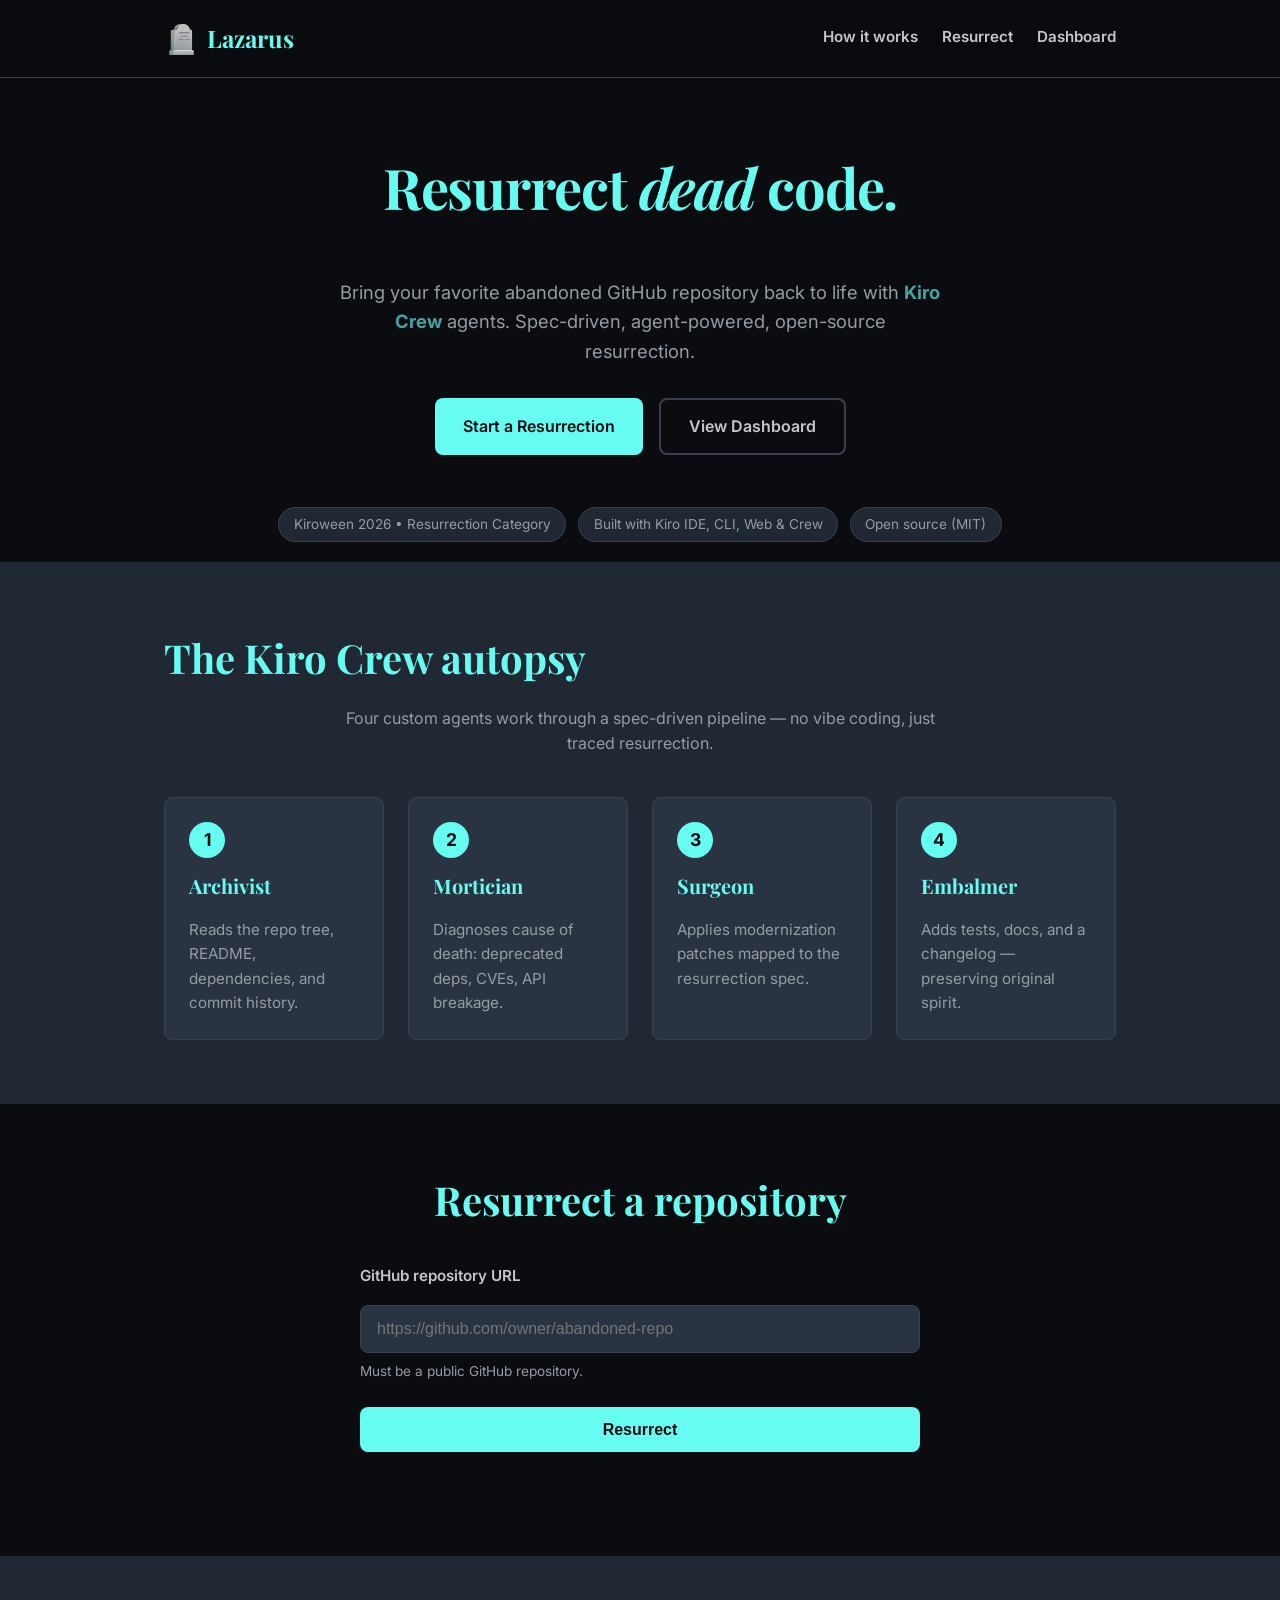
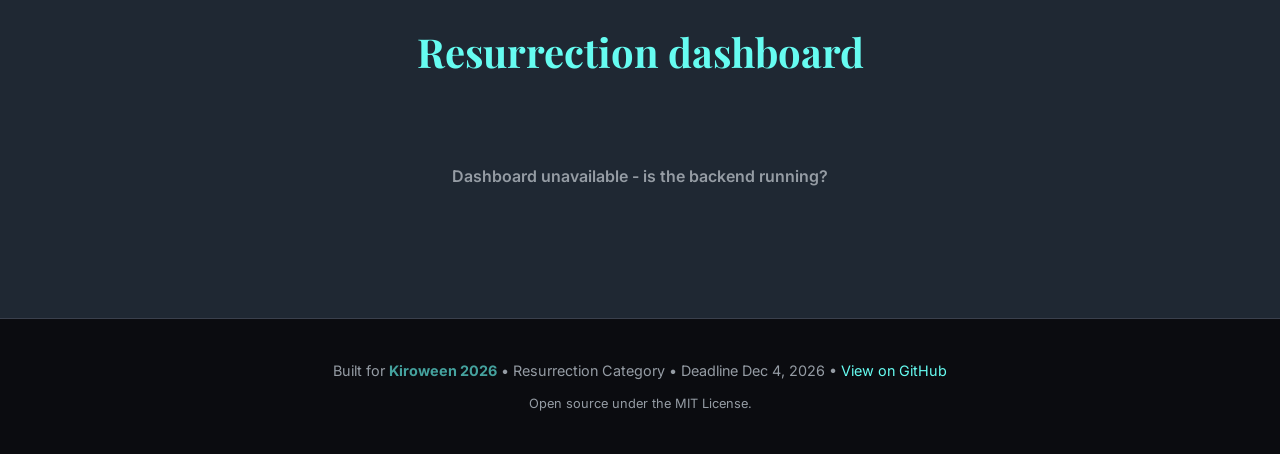
<file: frontend/index.html>
<!doctype html>
<html lang="en">
<head>
  <meta charset="utf-8" />
  <meta name="viewport" content="width=device-width, initial-scale=1" />
  <title>Lazarus — Resurrect Dead Code</title>
  <meta name="description" content="Kiroween 2026 Resurrection Category — bring dead GitHub repositories back to life with Kiro Crew agents." />
  <link rel="preconnect" href="https://fonts.googleapis.com" />
  <link rel="preconnect" href="https://fonts.gstatic.com" crossorigin />
  <link href="https://fonts.googleapis.com/css2?family=Playfair+Display:wght@600;700&family=Inter:wght@400;600&display=swap" rel="stylesheet" />
  <link rel="stylesheet" href="style.css" />
</head>
<body>
  <a class="skip-link" href="#main">Skip to content</a>

  <header class="site-header">
    <div class="container header-inner">
      <div class="brand">
        <span class="brand-mark">🪦</span>
        <span class="brand-name">Lazarus</span>
      </div>
      <nav class="nav">
        <a href="#how-it-works">How it works</a>
        <a href="#resurrect">Resurrect</a>
        <a href="#dashboard">Dashboard</a>
      </nav>
    </div>
  </header>

  <section class="hero" id="hero">
    <div class="container hero-inner">
      <h1>Resurrect <em>dead</em> code.</h1>
      <p class="subtitle">
        Bring your favorite abandoned GitHub repository back to life with
        <strong>Kiro Crew</strong> agents. Spec-driven, agent-powered,
        open-source resurrection.
      </p>
      <div class="hero-actions">
        <a class="btn btn-primary" href="#resurrect">Start a Resurrection</a>
        <a class="btn btn-outline" href="#dashboard">View Dashboard</a>
      </div>
    </div>
  </section>

  <section class="category-badge" aria-label="Hackathon category">
    <div class="container">
      <span class="badge">Kiroween 2026 &bull; Resurrection Category</span>
      <span class="badge">Built with Kiro IDE, CLI, Web &amp; Crew</span>
      <span class="badge">Open source (MIT)</span>
    </div>
  </section>

  <section class="how-it-works" id="how-it-works">
    <div class="container">
      <h2>The Kiro Crew autopsy</h2>
      <p class="intro">
        Four custom agents work through a spec-driven pipeline — no vibe
        coding, just traced resurrection.
      </p>
      <div class="steps" aria-label="Resurrection steps">
        <div class="step">
          <span class="step-number">1</span>
          <h3>Archivist</h3>
          <p>Reads the repo tree, README, dependencies, and commit history.</p>
        </div>
        <div class="step">
          <span class="step-number">2</span>
          <h3>Mortician</h3>
          <p>Diagnoses cause of death: deprecated deps, CVEs, API breakage.</p>
        </div>
        <div class="step">
          <span class="step-number">3</span>
          <h3>Surgeon</h3>
          <p>Applies modernization patches mapped to the resurrection spec.</p>
        </div>
        <div class="step">
          <span class="step-number">4</span>
          <h3>Embalmer</h3>
          <p>Adds tests, docs, and a changelog — preserving original spirit.</p>
        </div>
      </div>
    </div>
  </section>

  <section class="resurrect" id="resurrect">
    <div class="container">
      <h2>Resurrect a repository</h2>
      <form id="resurrect-form" novalidate>
        <label for="repo-url">GitHub repository URL</label>
        <input
          type="url"
          id="repo-url"
          name="repo-url"
          placeholder="https://github.com/owner/abandoned-repo"
          required
          aria-describedby="url-hint"
        />
        <span id="url-hint" class="hint">Must be a public GitHub repository.</span>
        <button type="submit" class="btn btn-primary" id="submit-btn">Resurrect</button>
      </form>
      <div id="form-message" role="status" aria-live="polite"></div>
    </div>
  </section>

  <section class="dashboard" id="dashboard">
    <div class="container">
      <h2>Resurrection dashboard</h2>
      <div class="dashboard-grid" id="dashboard-grid">
        <!-- Resurrection cards injected here by app.js -->
      </div>
    </div>
  </section>

  <footer class="site-footer">
    <div class="container footer-inner">
      <p>
        Built for <strong>Kiroween 2026</strong> &bull; Resurrection Category
        &bull; Deadline Dec 4, 2026 &bull;
        <a href="https://github.com/YOUR_USERNAME/lazarus">View on GitHub</a>
      </p>
      <p class="small">Open source under the MIT License.</p>
    </div>
  </footer>

  <script src="app.js" type="module"></script>
</body>
</html>
</file>
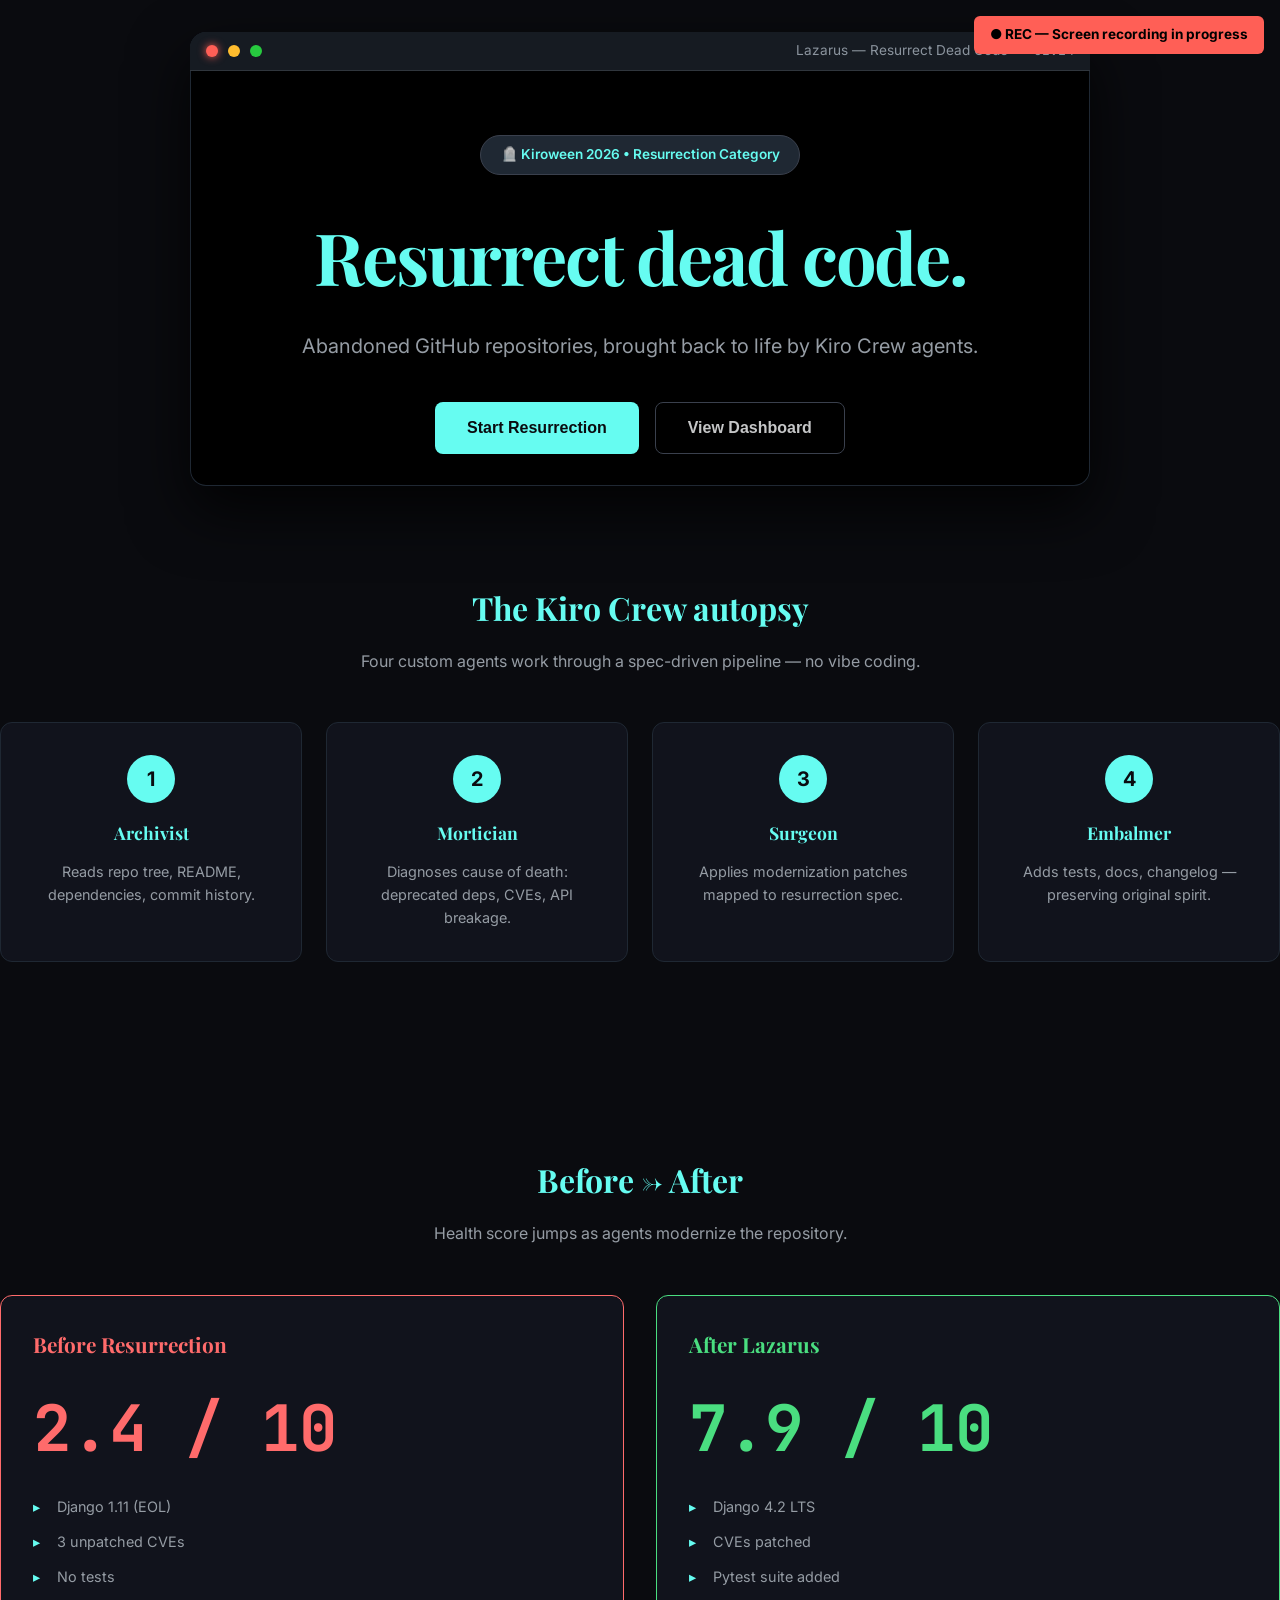
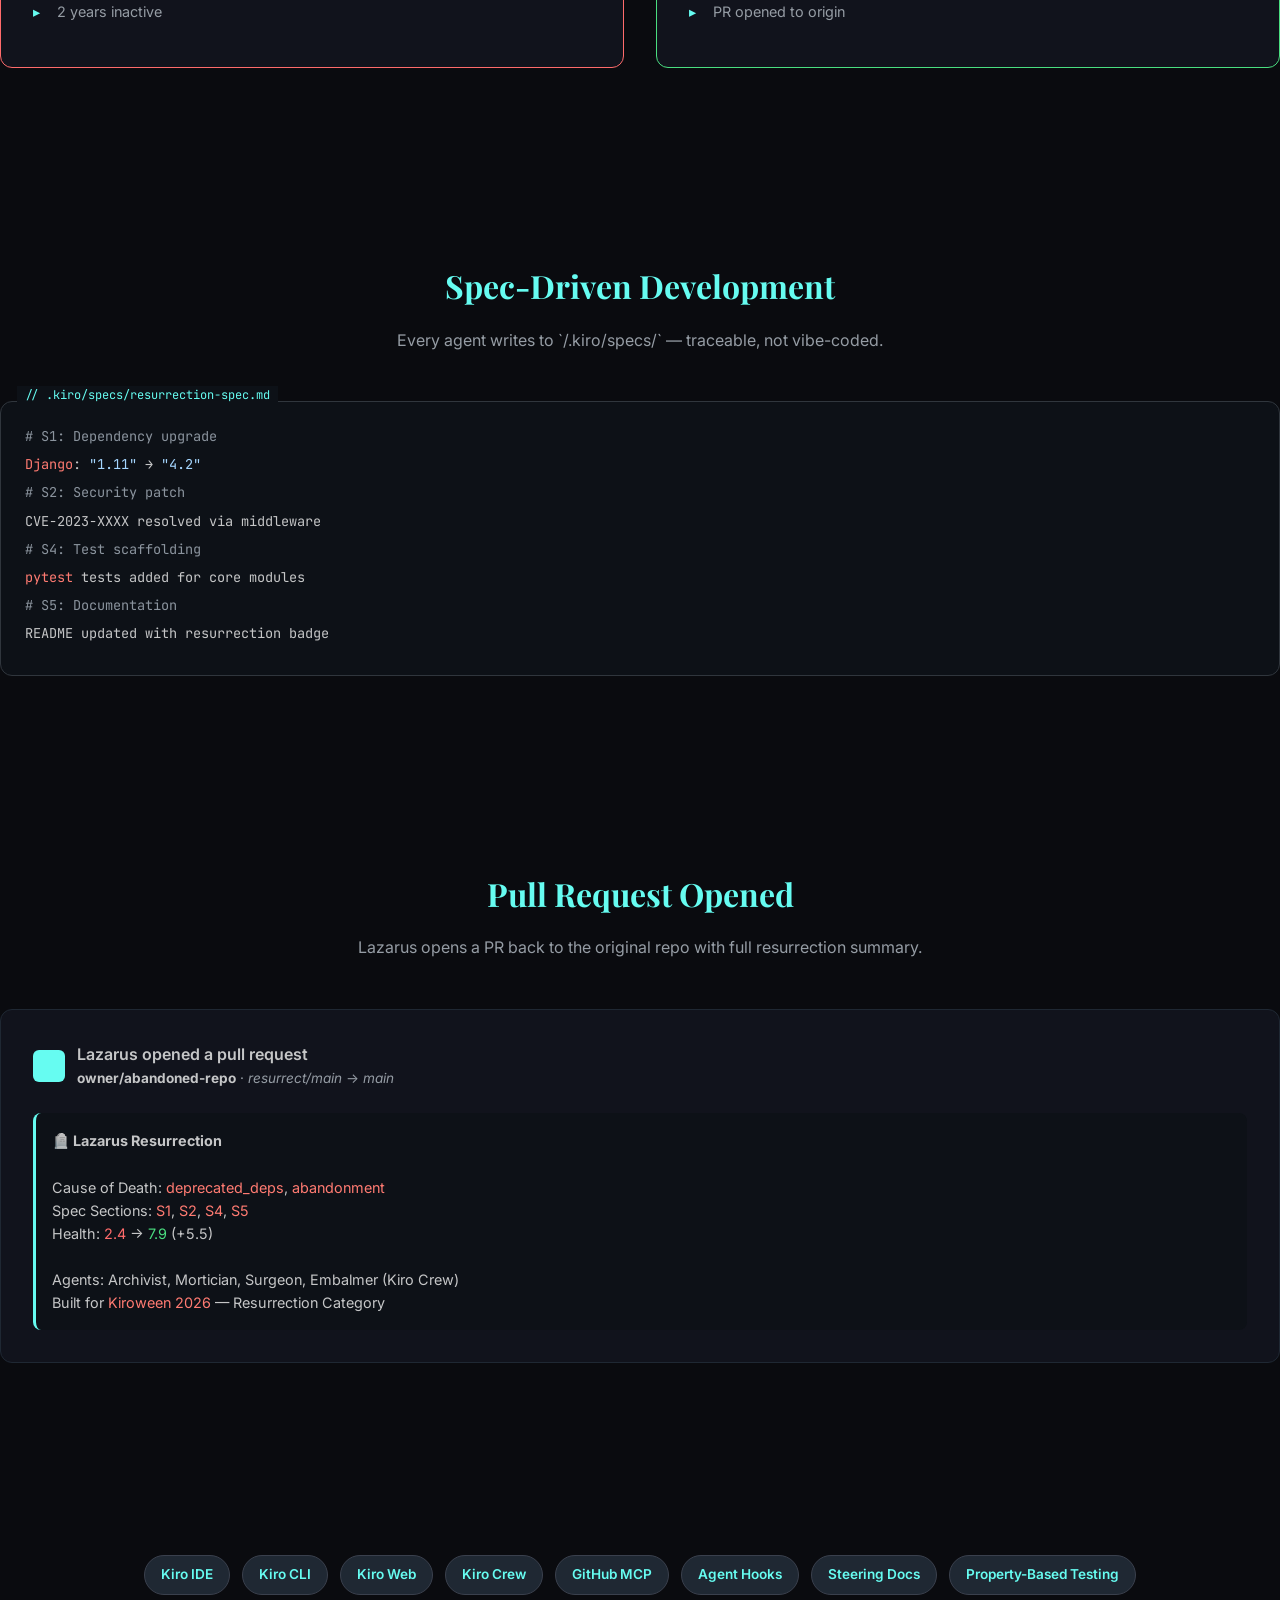
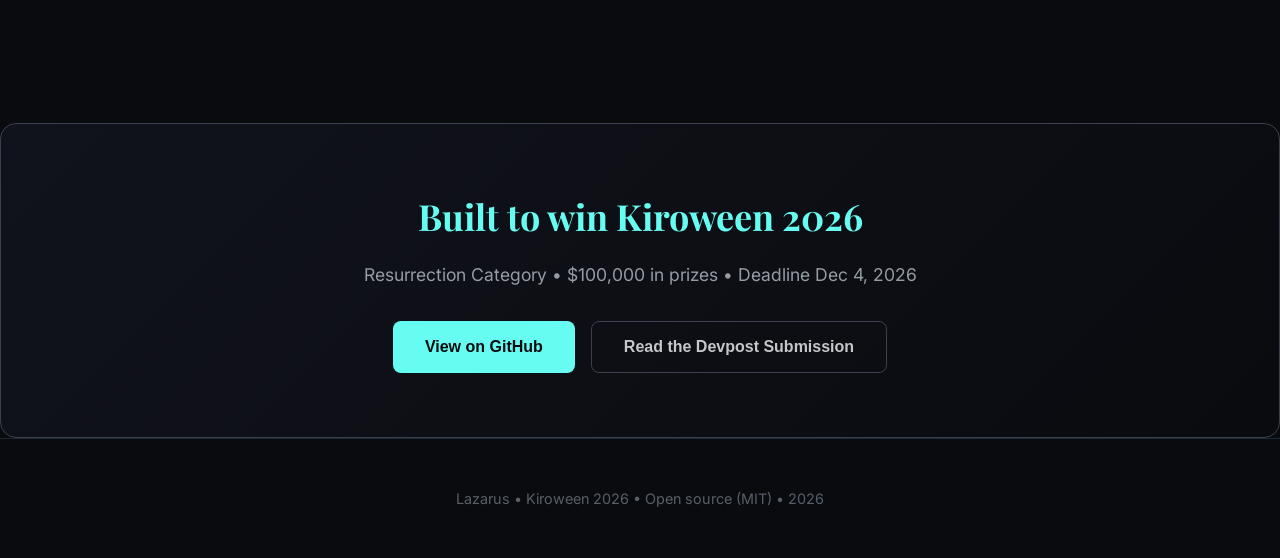
<file: demo-showcase.html>
<!doctype html>
<html lang="en">
<head>
  <meta charset="utf-8" />
  <meta name="viewport" content="width=device-width, initial-scale=1" />
  <title>Lazarus — Demo Showcase | Kiroween 2026</title>
  <link rel="preconnect" href="https://fonts.googleapis.com" />
  <link rel="preconnect" href="https://fonts.gstatic.com" crossorigin />
  <link href="https://fonts.googleapis.com/css2?family=Playfair+Display:wght@600;700;900&family=Inter:wght@400;500;600&family=JetBrains+Mono:wght@400;500&display=swap" rel="stylesheet" />
  <style>
    * { box-sizing: border-box; margin: 0; padding: 0; }
    html { scroll-behavior: smooth; }
    body {
      background: #0a0b0f;
      color: #c5c6c7;
      font-family: "Inter", system-ui, -apple-system, sans-serif;
      line-height: 1.6;
      overflow-x: hidden;
    }
    a { color: #66fcf1; text-decoration: none; }
    h1,h2,h3 { font-family: "Playfair Display", Georgia, serif; color: #66fcf1; }
    .container { max-width: 1100px; margin: 0 auto; padding: 0 2rem; }

    /* ============ RECORDER FRAME ============ */
    .recorder-frame {
      position: relative;
      margin: 2rem auto;
      background: #000;
      border-radius: 16px;
      box-shadow: 0 25px 60px rgba(0,0,0,0.8), inset 0 0 0 1px #1f2833;
      overflow: hidden;
      max-width: 900px;
    }
    .recorder-chrome {
      background: #161b22;
      border-bottom: 1px solid #30363d;
      padding: 8px 16px;
      display: flex;
      align-items: center;
      gap: 10px;
    }
    .dot { width: 12px; height: 12px; border-radius: 50%; }
    .dot.red { background: #ff5f56; box-shadow: 0 0 8px #ff5f56; }
    .dot.yellow { background: #ffbd2e; }
    .dot.green { background: #27ca3f; }
    .rec-title { font-size: 0.85rem; color: #8b949e; font-family: "Inter", sans-serif; margin-left: auto; }
    .rec-time { font-size: 0.8rem; color: #8b949e; font-family: "JetBrains Mono", monospace; margin-left: 1rem; }

    /* ============ HERO ============ */
    .hero {
      padding: 6rem 0 3rem;
      text-align: center;
    }
    .hero .badge {
      display: inline-flex;
      align-items: center;
      gap: 0.5rem;
      background: #1f2833;
      border: 1px solid #3a404d;
      color: #66fcf1;
      padding: 0.5rem 1.2rem;
      border-radius: 999px;
      font-size: 0.85rem;
      font-weight: 600;
      margin-bottom: 1.5rem;
    }
    .hero h1 { font-size: clamp(2.5rem, 6vw, 4.5rem); margin-bottom: 1rem; letter-spacing: -0.03em; }
    .hero p { font-size: 1.25rem; color: #959ca4; max-width: 700px; margin: 0 auto 2.5rem; }
    .hero-actions { display: flex; gap: 1rem; justify-content: center; flex-wrap: wrap; }
    .btn {
      padding: 1rem 2rem;
      border-radius: 8px;
      font-weight: 600;
      font-size: 1rem;
      cursor: pointer;
      border: none;
      transition: all 0.2s;
      display: inline-flex;
      align-items: center;
      gap: 0.5rem;
    }
    .btn-primary { background: #66fcf1; color: #0a0b0f; }
    .btn-primary:hover { background: #88ffe8; transform: translateY(-2px); }
    .btn-ghost { background: transparent; color: #c5c6c7; border: 1px solid #3a404d; }
    .btn-ghost:hover { border-color: #66fcf1; color: #66fcf1; }

    /* ============ SHOWCASE SECTIONS ============ */
    .showcase { padding: 4rem 0; }
    .showcase h2 { font-size: 2rem; margin-bottom: 1rem; text-align: center; }
    .showcase p.subtitle { text-align: center; color: #959ca4; margin-bottom: 3rem; }

    /* Step cards */
    .steps-grid {
      display: grid;
      grid-template-columns: repeat(auto-fit, minmax(240px, 1fr));
      gap: 1.5rem;
      margin-bottom: 4rem;
    }
    .step-card {
      background: #11131c;
      border: 1px solid #1f2833;
      border-radius: 12px;
      padding: 2rem 1.5rem;
      text-align: center;
      transition: border-color 0.2s;
    }
    .step-card:hover { border-color: #66fcf1; }
    .step-num {
      width: 3rem; height: 3rem;
      background: #66fcf1; color: #0a0b0f;
      border-radius: 50%; display: inline-flex;
      align-items: center; justify-content: center;
      font-weight: 700; font-size: 1.25rem; margin-bottom: 1rem;
    }
    .step-card h3 { margin-bottom: 0.75rem; font-size: 1.1rem; }
    .step-card p { font-size: 0.9rem; color: #959ca4; }

    /* Before/After */
    .comparison {
      display: grid;
      grid-template-columns: 1fr 1fr;
      gap: 2rem;
      margin-bottom: 4rem;
      align-items: start;
    }
    .comp-card {
      background: #11131c;
      border: 1px solid #1f2833;
      border-radius: 12px;
      padding: 2rem;
    }
    .comp-card.before { border-color: #ff6b6b; }
    .comp-card.after { border-color: #4ade80; }
    .comp-card h3 { font-size: 1.3rem; margin-bottom: 1rem; }
    .comp-card.before h3 { color: #ff6b6b; }
    .comp-card.after h3 { color: #4ade80; }
    .health-big { font-size: 4rem; font-family: "JetBrains Mono", monospace; font-weight: 700; margin: 1rem 0; }
    .health-big.before { color: #ff6b6b; }
    .health-big.after { color: #4ade80; }
    .comp-card ul { list-style: none; color: #959ca4; font-size: 0.9rem; }
    .comp-card ul li { margin-bottom: 0.75rem; padding-left: 1.5rem; position: relative; }
    .comp-card ul li::before { content: "▸"; position: absolute; left: 0; color: #66fcf1; }

    /* Code block */
    .code-block {
      background: #0d1117;
      border: 1px solid #30363d;
      border-radius: 12px;
      padding: 1.5rem;
      margin-bottom: 4rem;
      font-family: "JetBrains Mono", monospace;
      font-size: 0.85rem;
      position: relative;
    }
    .code-block::before {
      content: "// .kiro/specs/resurrection-spec.md";
      position: absolute; top: -1rem; left: 1rem;
      background: #0d1117; padding: 0 0.5rem; font-size: 0.75rem; color: #66fcf1;
    }
    .code-line { margin-bottom: 0.4rem; }
    .kw { color: #ff7b72; } .str { color: #a5d6ff; } .cmt { color: #8b949e; }

    /* PR preview */
    .pr-preview {
      background: #11131c;
      border: 1px solid #1f2833;
      border-radius: 12px;
      padding: 2rem;
      margin-bottom: 4rem;
    }
    .pr-header {
      display: flex; gap: 0.75rem; align-items: center; margin-bottom: 1.5rem;
    }
    .pr-avatar { width: 32px; height: 32px; background: #66fcf1; border-radius: 6px; }
    .pr-meta { font-size: 0.85rem; color: #959ca4; }
    .pr-meta strong { color: #c5c6c7; }
    .pr-body { font-size: 0.9rem; color: #c5c6c7; background: #0d1117; padding: 1rem; border-radius: 8px; border-left: 3px solid #66fcf1; }

    /* Kiro stack */
    .stack {
      display: flex; flex-wrap: wrap; gap: 0.75rem;
      justify-content: center; margin-bottom: 4rem;
    }
    .stack-pill {
      background: #1f2833; border: 1px solid #3a404d; color: #66fcf1;
      padding: 0.5rem 1rem; border-radius: 999px; font-size: 0.85rem; font-weight: 600;
    }

    /* CTA */
    .cta {
      background: linear-gradient(135deg, #11131c 0%, #0a0b0f 100%);
      border: 1px solid #3a404d; border-radius: 16px;
      padding: 4rem 2rem; text-align: center;
    }
    .cta h2 { font-size: 2.25rem; margin-bottom: 1rem; }
    .cta p { color: #959ca4; margin-bottom: 2rem; font-size: 1.1rem; }

    footer { padding: 3rem 0; border-top: 1px solid #1f2833; text-align: center; color: #586069; font-size: 0.9rem; }

    /* Recording hint */
    .record-hint {
      position: fixed; top: 1rem; right: 1rem;
      background: #ff5f56; color: #000; padding: 0.5rem 1rem;
      border-radius: 6px; font-size: 0.85rem; font-weight: 700;
      z-index: 100; animation: pulse 2s infinite;
    }
    @keyframes pulse { 0%,100%{opacity:1} 50%{opacity:0.6} }

    @media (max-width: 768px) {
      .comparison { grid-template-columns: 1fr; }
      .recorder-frame { margin: 1rem; }
    }
  </style>
</head>
<body>

  <div class="record-hint">● REC — Screen recording in progress</div>

  <div class="recorder-frame">
    <div class="recorder-chrome">
      <div class="dot red"></div>
      <div class="dot yellow"></div>
      <div class="dot green"></div>
      <span class="rec-title">Lazarus — Resurrect Dead Code</span>
      <span class="rec-time">02:14</span>
    </div>

    <!-- Hero inside frame -->
    <section class="hero" style="padding: 4rem 0 2rem;">
      <div class="badge">🪦 Kiroween 2026 • Resurrection Category</div>
      <h1>Resurrect dead code.</h1>
      <p>Abandoned GitHub repositories, brought back to life by Kiro Crew agents.</p>
      <div class="hero-actions">
        <button class="btn btn-primary" onclick="startDemo()">Start Resurrection</button>
        <button class="btn btn-ghost">View Dashboard</button>
      </div>
    </section>
  </div>

  <section class="showcase" id="steps">
    <h2>The Kiro Crew autopsy</h2>
    <p class="subtitle">Four custom agents work through a spec-driven pipeline — no vibe coding.</p>
    <div class="steps-grid">
      <div class="step-card">
        <div class="step-num">1</div>
        <h3>Archivist</h3>
        <p>Reads repo tree, README, dependencies, commit history.</p>
      </div>
      <div class="step-card">
        <div class="step-num">2</div>
        <h3>Mortician</h3>
        <p>Diagnoses cause of death: deprecated deps, CVEs, API breakage.</p>
      </div>
      <div class="step-card">
        <div class="step-num">3</div>
        <h3>Surgeon</h3>
        <p>Applies modernization patches mapped to resurrection spec.</p>
      </div>
      <div class="step-card">
        <div class="step-num">4</div>
        <h3>Embalmer</h3>
        <p>Adds tests, docs, changelog — preserving original spirit.</p>
      </div>
    </div>
  </section>

  <section class="showcase">
    <h2>Before → After</h2>
    <p class="subtitle">Health score jumps as agents modernize the repository.</p>
    <div class="comparison">
      <div class="comp-card before">
        <h3>Before Resurrection</h3>
        <div class="health-big before">2.4 / 10</div>
        <ul>
          <li>Django 1.11 (EOL)</li>
          <li>3 unpatched CVEs</li>
          <li>No tests</li>
          <li>2 years inactive</li>
        </ul>
      </div>
      <div class="comp-card after">
        <h3>After Lazarus</h3>
        <div class="health-big after">7.9 / 10</div>
        <ul>
          <li>Django 4.2 LTS</li>
          <li>CVEs patched</li>
          <li>Pytest suite added</li>
          <li>PR opened to origin</li>
        </ul>
      </div>
    </div>
  </section>

  <section class="showcase">
    <h2>Spec-Driven Development</h2>
    <p class="subtitle">Every agent writes to `/.kiro/specs/` — traceable, not vibe-coded.</p>
    <div class="code-block">
      <div class="code-line"><span class="cmt"># S1: Dependency upgrade</span></div>
      <div class="code-line"><span class="kw">Django</span>: <span class="str">"1.11"</span> → <span class="str">"4.2"</span></div>
      <div class="code-line"><span class="cmt"># S2: Security patch</span></div>
      <div class="code-line">CVE-2023-XXXX resolved via middleware</div>
      <div class="code-line"><span class="cmt"># S4: Test scaffolding</span></div>
      <div class="code-line"><span class="kw">pytest</span> tests added for core modules</div>
      <div class="code-line"><span class="cmt"># S5: Documentation</span></div>
      <div class="code-line">README updated with resurrection badge</div>
    </div>
  </section>

  <section class="showcase">
    <h2>Pull Request Opened</h2>
    <p class="subtitle">Lazarus opens a PR back to the original repo with full resurrection summary.</p>
    <div class="pr-preview">
      <div class="pr-header">
        <div class="pr-avatar"></div>
        <div>
          <div style="font-weight:600;color:#c5c6c7">Lazarus opened a pull request</div>
          <div class="pr-meta"><strong>owner/abandoned-repo</strong> · <em>resurrect/main</em> → <em>main</em></div>
        </div>
      </div>
      <div class="pr-body">
        <strong>🪦 Lazarus Resurrection</strong><br><br>
        Cause of Death: <span class="kw">deprecated_deps</span>, <span class="kw">abandonment</span><br>
        Spec Sections: <span class="kw">S1</span>, <span class="kw">S2</span>, <span class="kw">S4</span>, <span class="kw">S5</span><br>
        Health: <span style="color:#ff6b6b">2.4</span> → <span style="color:#4ade80">7.9</span> (+5.5)<br><br>
        Agents: Archivist, Mortician, Surgeon, Embalmer (Kiro Crew)<br>
        Built for <span class="kw">Kiroween 2026</span> — Resurrection Category
      </div>
    </div>
  </section>

  <section class="showcase">
    <div class="stack">
      <span class="stack-pill">Kiro IDE</span>
      <span class="stack-pill">Kiro CLI</span>
      <span class="stack-pill">Kiro Web</span>
      <span class="stack-pill">Kiro Crew</span>
      <span class="stack-pill">GitHub MCP</span>
      <span class="stack-pill">Agent Hooks</span>
      <span class="stack-pill">Steering Docs</span>
      <span class="stack-pill">Property-Based Testing</span>
    </div>
  </section>

  <section class="cta">
    <h2>Built to win Kiroween 2026</h2>
    <p>Resurrection Category • $100,000 in prizes • Deadline Dec 4, 2026</p>
    <div class="hero-actions" style="justify-content:center;">
      <button class="btn btn-primary" onclick="window.location.href='https://github.com/YOUR_USERNAME/lazarus'">View on GitHub</button>
      <button class="btn btn-ghost">Read the Devpost Submission</button>
    </div>
  </section>

  <footer>
    Lazarus • Kiroween 2026 • Open source (MIT) • <span id="year">2026</span>
  </footer>

  <script>
    function startDemo() {
      const btn = document.querySelector('.btn-primary');
      const original = btn.textContent;
      btn.textContent = 'Resurrecting…';
      btn.disabled = true;
      setTimeout(() => {
        btn.textContent = 'PR Opened ✓';
        btn.style.background = '#4ade80';
        btn.style.color = '#000';
        setTimeout(() => {
          btn.textContent = original;
          btn.disabled = false;
          btn.style.background = '#66fcf1';
          btn.style.color = '#0a0b0f';
        }, 2000);
      }, 1800);
    }
    document.getElementById('year').textContent = new Date().getFullYear();
  </script>
</body>
</html>
</file>
<file: frontend/style.css>
/* Lazarus — Gothic resurrection theme */
/* Kiroween 2026 — Costume Contest aesthetic applied to Resurrection */

:root {
  --bg: #0b0c10;
  --surface: #1f2833;
  --surface-2: #2a3342;
  --accent: #66fcf1;
  --accent-2: #45a29e;
  --text: #c5c6c7;
  --text-dim: #959ca4;
  --danger: #ff6b6b;
  --success: #4ade80;
  --border: #3a404d;
  --max-width: 1000px;
  --radius: 8px;
  --shadow: 0 10px 30px rgba(0, 0, 0, 0.5);
}

*,
*::before,
*::after {
  box-sizing: border-box;
}

html {
  scroll-behavior: smooth;
}

body {
  margin: 0;
  background: var(--bg);
  color: var(--text);
  font-family: "Inter", system-ui, -apple-system, sans-serif;
  line-height: 1.6;
  min-height: 100vh;
  display: flex;
  flex-direction: column;
}

a {
  color: var(--accent);
  text-decoration: none;
  border-bottom: 1px solid transparent;
  transition: border-color 0.2s;
}

a:hover {
  border-bottom-color: var(--accent);
}

.skip-link {
  position: absolute;
  top: -100%;
  left: 0;
  background: var(--accent);
  color: var(--bg);
  padding: 0.75rem 1.5rem;
  z-index: 1000;
  transition: top 0.2s;
  font-weight: 600;
}

.skip-link:focus {
  top: 0;
}

h1, h2, h3, h4 {
  font-family: "Playfair Display", Georgia, serif;
  color: var(--accent);
  margin-top: 0;
}

h1 { font-size: clamp(2rem, 5vw, 3.5rem); letter-spacing: -0.02em; }
h2 { font-size: clamp(1.75rem, 4vw, 2.5rem); margin-bottom: 1rem; }
h3 { font-size: 1.25rem; }
p { margin: 0 0 1rem; }

strong { color: var(--accent-2); }

.container {
  max-width: var(--max-width);
  margin: 0 auto;
  padding: 0 1.5rem;
}

/* Header */
.site-header {
  position: sticky;
  top: 0;
  background: rgba(11, 12, 16, 0.9);
  backdrop-filter: blur(8px);
  border-bottom: 1px solid var(--border);
  z-index: 100;
}

.header-inner {
  display: flex;
  align-items: center;
  justify-content: space-between;
  padding: 1rem 1.5rem;
  max-width: var(--max-width);
  margin: 0 auto;
}

.brand {
  display: flex;
  align-items: center;
  gap: 0.5rem;
  font-family: "Playfair Display", Georgia, serif;
  font-size: 1.5rem;
  font-weight: 700;
  color: var(--accent);
}

.brand-mark {
  font-size: 1.75rem;
}

.nav {
  display: flex;
  gap: 1.5rem;
}

.nav a {
  color: var(--text);
  font-weight: 600;
  font-size: 0.95rem;
  padding: 0.5rem 0;
  border-bottom: 2px solid transparent;
}

.nav a:hover {
  color: var(--accent);
  border-bottom-color: var(--accent);
}

/* Hero */
.hero {
  padding: 4rem 0 2rem;
  text-align: center;
}

.hero-inner {
  max-width: 700px;
  margin: 0 auto;
}

.subtitle {
  font-size: 1.15rem;
  color: var(--text-dim);
  max-width: 600px;
  margin: 0 auto 2rem;
}

.hero-actions {
  display: flex;
  gap: 1rem;
  justify-content: center;
  flex-wrap: wrap;
}

/* Buttons */
.btn {
  display: inline-flex;
  align-items: center;
  justify-content: center;
  padding: 0.85rem 1.75rem;
  border-radius: var(--radius);
  font-weight: 600;
  font-size: 1rem;
  cursor: pointer;
  border: none;
  transition: transform 0.1s, box-shadow 0.2s, background 0.2s;
}

.btn:active { transform: translateY(1px); }

.btn-primary {
  background: var(--accent);
  color: var(--bg);
}

.btn-primary:hover {
  background: #88ffe8;
  box-shadow: 0 0 20px rgba(102, 252, 241, 0.35);
}

.btn-outline {
  background: transparent;
  color: var(--text);
  border: 2px solid var(--border);
}

.btn-outline:hover {
  border-color: var(--accent);
  color: var(--accent);
}

/* Category badge */
.category-badge {
  padding: 1rem 0;
  text-align: center;
}

.badge {
  display: inline-block;
  background: var(--surface);
  border: 1px solid var(--border);
  color: var(--text-dim);
  padding: 0.35rem 0.9rem;
  border-radius: 999px;
  font-size: 0.85rem;
  margin: 0.25rem;
}

/* How it works */
.how-it-works {
  padding: 4rem 0;
  background: var(--surface);
}

.intro {
  color: var(--text-dim);
  text-align: center;
  max-width: 600px;
  margin: 0 auto 2.5rem;
}

.steps {
  display: grid;
  grid-template-columns: repeat(auto-fit, minmax(200px, 1fr));
  gap: 1.5rem;
}

.step {
  background: var(--surface-2);
  border: 1px solid var(--border);
  border-radius: var(--radius);
  padding: 1.5rem;
  display: flex;
  flex-direction: column;
  gap: 0.75rem;
}

.step-number {
  display: inline-flex;
  align-items: center;
  justify-content: center;
  width: 2.25rem;
  height: 2.25rem;
  background: var(--accent);
  color: var(--bg);
  border-radius: 50%;
  font-weight: 700;
  font-size: 1.1rem;
  align-self: flex-start;
}

.step h3 { color: var(--accent); margin-bottom: 0.25rem; }
.step p { color: var(--text-dim); font-size: 0.95rem; margin: 0; }

/* Resurrect form */
.resurrect {
  padding: 4rem 0;
}

.resurrect h2 { text-align: center; margin-bottom: 2rem; }

#resurrect-form {
  max-width: 560px;
  margin: 0 auto;
  display: flex;
  flex-direction: column;
  gap: 1rem;
}

#resurrect-form label {
  font-weight: 600;
  color: var(--text);
  font-size: 0.95rem;
}

#resurrect-form input[type="url"] {
  width: 100%;
  padding: 0.9rem 1rem;
  background: var(--surface-2);
  border: 1px solid var(--border);
  border-radius: var(--radius);
  color: var(--text);
  font-size: 1rem;
}

#resurrect-form input[type="url"]:focus {
  outline: none;
  border-color: var(--accent);
  box-shadow: 0 0 0 3px rgba(102, 252, 241, 0.15);
}

.hint {
  color: var(--text-dim);
  font-size: 0.85rem;
  margin-top: -0.5rem;
  margin-bottom: 0.5rem;
}

#form-message {
  margin-top: 1rem;
  min-height: 1.5rem;
}

.success-msg {
  color: var(--success);
  font-weight: 600;
}

.error-msg {
  color: var(--danger);
  font-weight: 600;
}

/* Dashboard */
.dashboard {
  padding: 4rem 0;
  background: var(--surface);
}

.dashboard h2 { text-align: center; margin-bottom: 2rem; }

.dashboard-grid {
  display: grid;
  grid-template-columns: repeat(auto-fit, minmax(300px, 1fr));
  gap: 1.5rem;
}

.card {
  background: var(--bg);
  border: 1px solid var(--border);
  border-radius: var(--radius);
  padding: 1.5rem;
  display: flex;
  flex-direction: column;
  gap: 1rem;
  box-shadow: var(--shadow);
}

.card-header {
  display: flex;
  justify-content: space-between;
  align-items: flex-start;
}

.card h3 {
  font-size: 1.1rem;
  color: var(--accent-2);
  margin: 0;
}

.status-pill {
  display: inline-flex;
  align-items: center;
  gap: 0.5rem;
  font-size: 0.8rem;
  font-weight: 600;
  padding: 0.25rem 0.7rem;
  border-radius: 999px;
  border: 1px solid var(--border);
}

.status-pill.ingested   { background: var(--surface-2); color: var(--text-dim); border-color: var(--border); }
.status-pill.autopsied  { background: #3a2a2a; color: var(--danger); border-color: var(--danger); }
.status-pill.surgery    { background: #2a3a2a; color: var(--accent-2); border-color: var(--accent-2); }
.status-pill.testing    { background: #2a2a3a; color: var(--accent); border-color: var(--accent); }
.status-pill.pr-opened  { background: #2a3a3a; color: var(--success); border-color: var(--success); }

.card p { color: var(--text-dim); font-size: 0.9rem; margin: 0; }
.card .repo { font-weight: 600; color: var(--text); font-family: ui-monospace, monospace; }

.health-row {
  display: flex;
  gap: 1rem;
  font-size: 0.85rem;
  color: var(--text-dim);
}

.health-item {
  flex: 1;
  display: flex;
  flex-direction: column;
  gap: 0.2rem;
}

.health-item .label { font-size: 0.75rem; text-transform: uppercase; letter-spacing: 0.05em; }
.health-item .value { font-weight: 600; color: var(--text); }

.health-item .value.before { color: var(--danger); }
.health-item .value.after  { color: var(--success); }

.empty-dashboard {
  text-align: center;
  color: var(--text-dim);
  padding: 3rem 0;
}

/* Footer */
.site-footer {
  margin-top: auto;
  padding: 2.5rem 0;
  border-top: 1px solid var(--border);
}

.footer-inner {
  display: flex;
  flex-direction: column;
  gap: 0.75rem;
  align-items: center;
  text-align: center;
}

.footer-inner p { color: var(--text-dim); font-size: 0.9rem; margin: 0; }
.footer-inner .small { color: var(--text-dim); font-size: 0.8rem; }

/* Responsive */
@media (max-width: 640px) {
  .header-inner { flex-direction: column; gap: 1rem; align-items: flex-start; }
  .nav { gap: 1rem; }
  .hero-actions { flex-direction: column; align-items: center; }
  .btn { width: 100%; max-width: 280px; }
}

/* Reduced motion */
@media (prefers-reduced-motion: reduce) {
  * { animation: none !important; transition: none !important; scroll-behavior: auto !important; }
}
</file>
